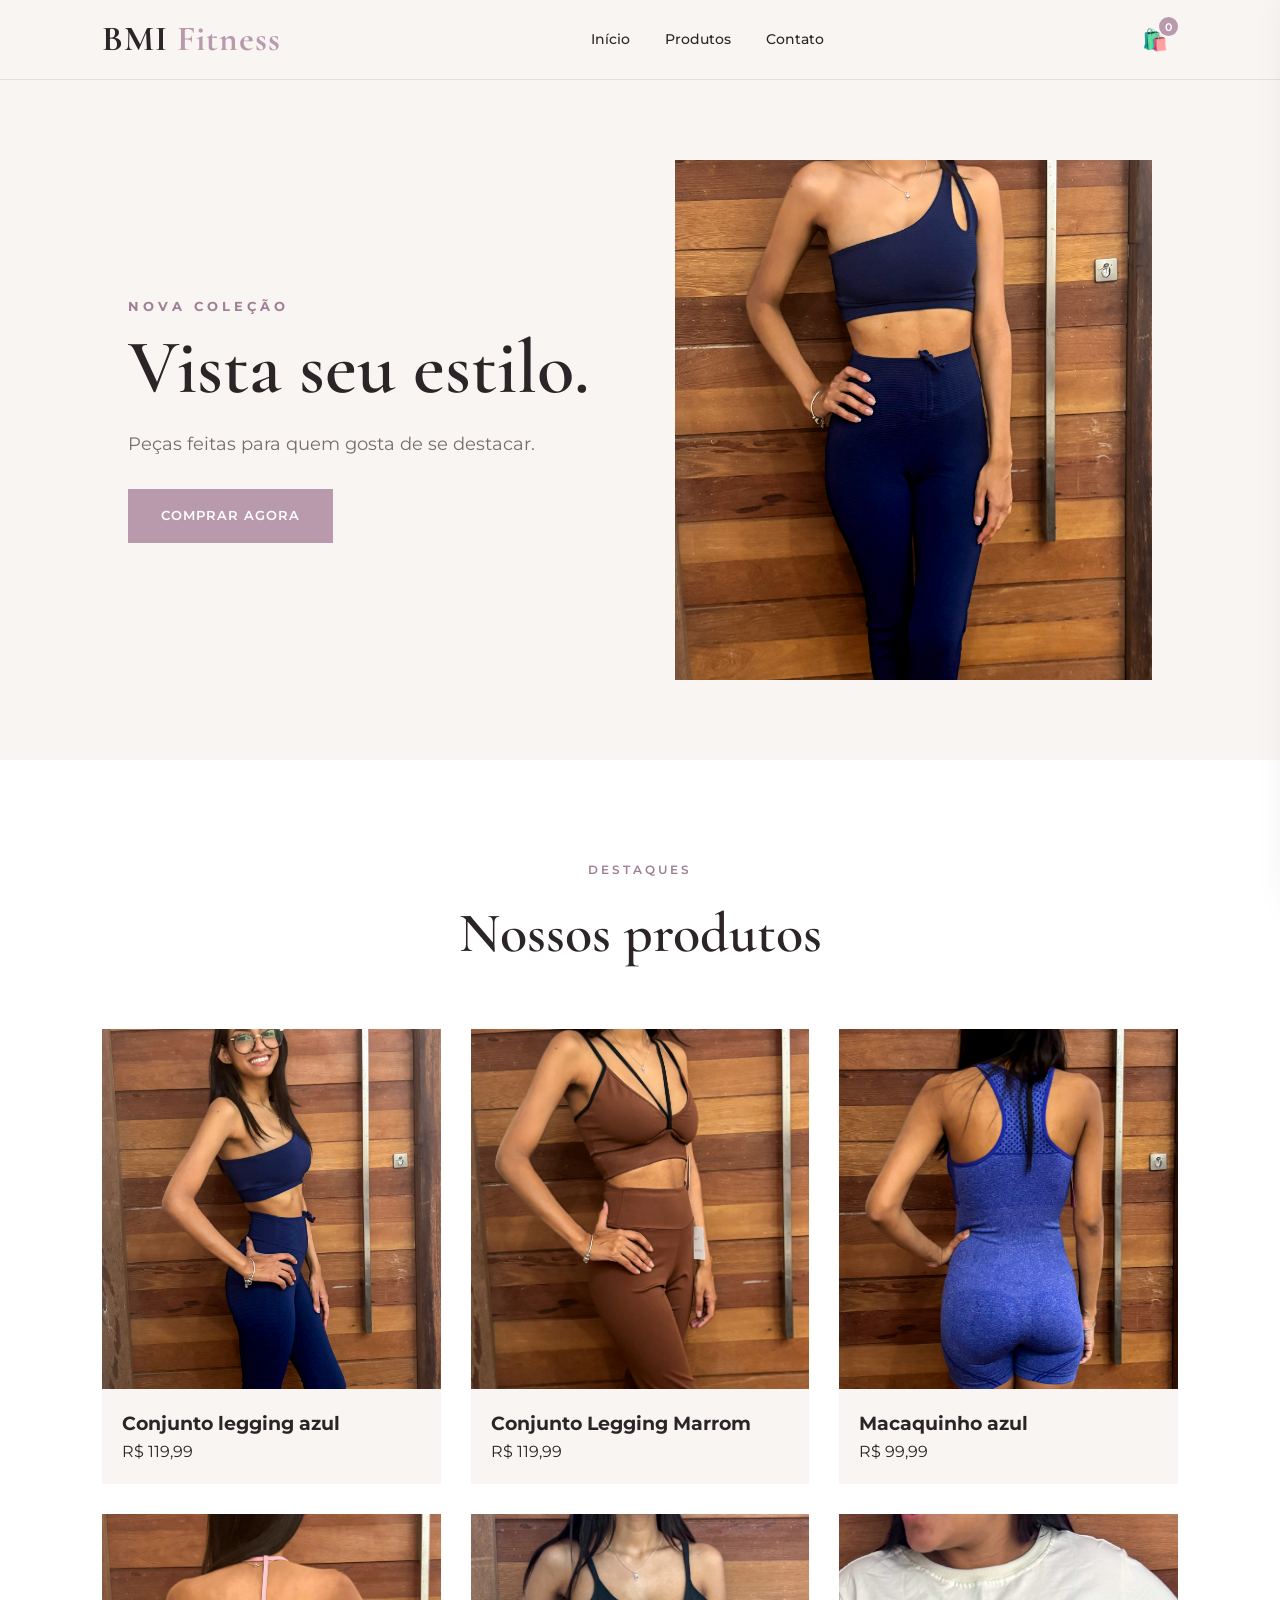
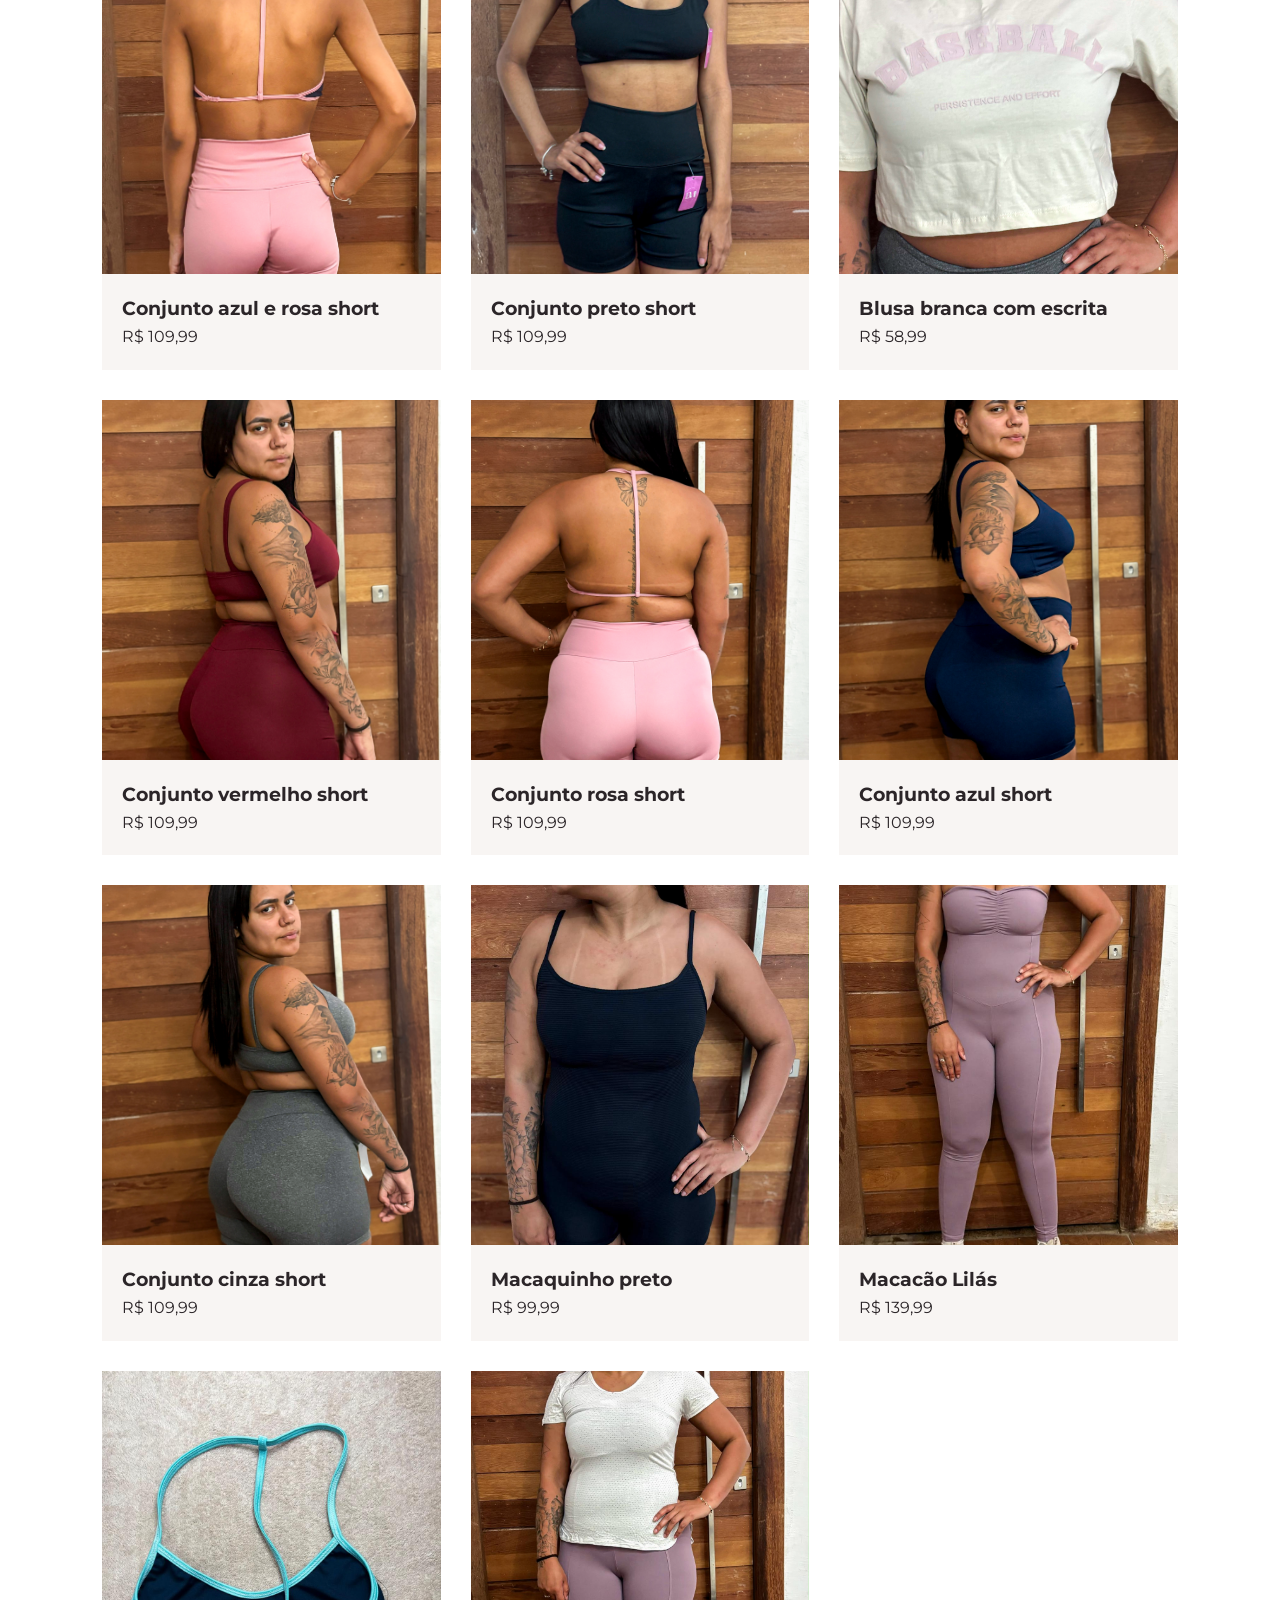
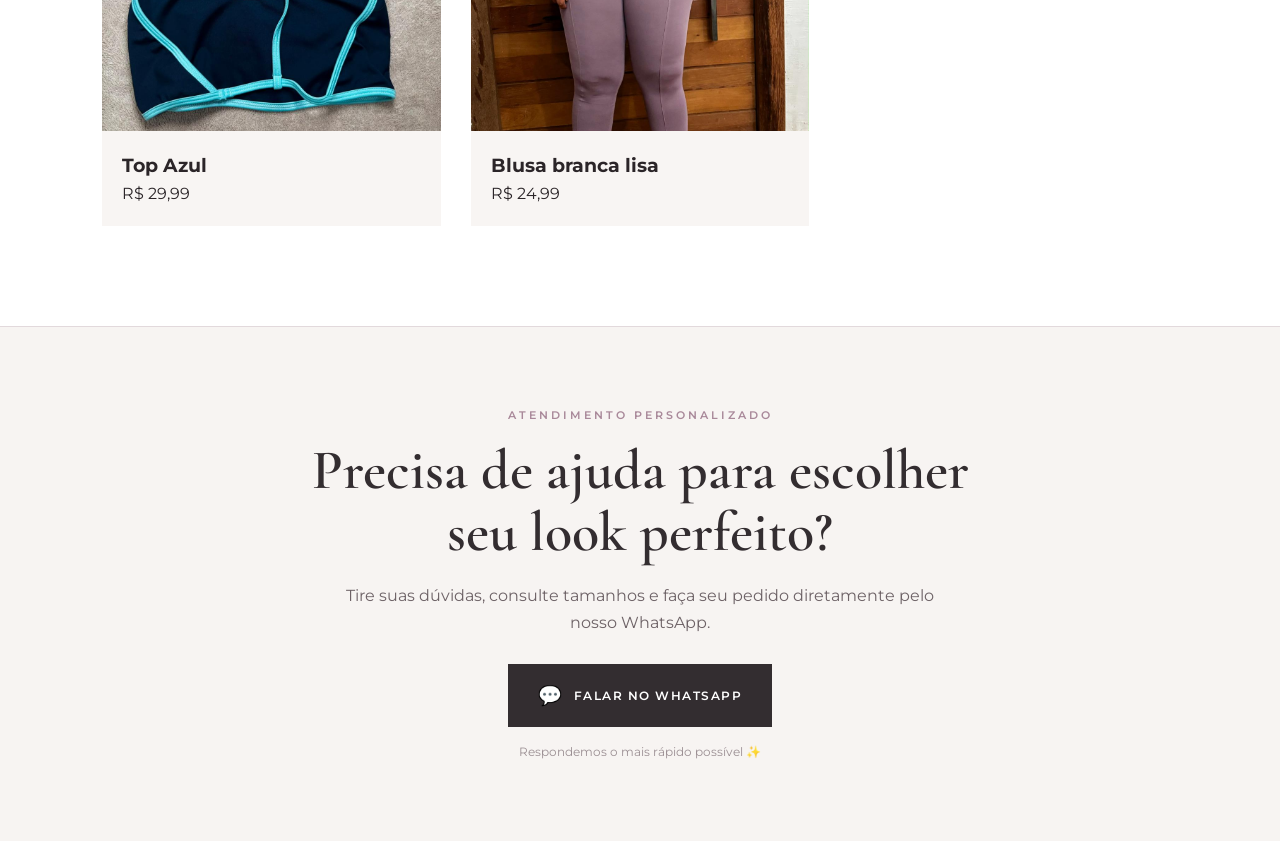
<file: index.html>
<!doctype html>
<html lang="pt-br">
    <head>
        <meta charset="utf-8" />
        <meta name="viewport" content="width=device-width, initial-scale=1" />
        <title>BMI Fitness</title>
        <link rel="stylesheet" href="./style.css" />
        <script type="module" src="./script.js"></script>

        <link rel="icon" type="image/x-icon" href="images/favicon/favicon.ico">

        <link rel="preconnect" href="https://fonts.googleapis.com" />

        <link rel="preconnect" href="https://fonts.gstatic.com" crossorigin />

        <link
            href="https://fonts.googleapis.com/css2?family=Cormorant+Garamond:wght@500;600;700&family=Montserrat:wght@400;500;600;700&display=swap"
            rel="stylesheet"
        />
    </head>
    <body>
        <header class="header">

            <a href="#inicio" class="logo">
                BMI <span>Fitness</span>
            </a>


            <nav class="navbar">

                <a href="#inicio">Início</a>

                <a href="#produtos">Produtos</a>

                <a href="#contato">Contato</a>

            </nav>


            <button
                class="menu-button"
                id="menu-button"
                aria-label="Abrir menu"
            >
                ☰
            </button>
            

            <button id="cart-button" class="cart-button">

                🛍️

                <span id="cart-count">
                    0
                </span>

            </button>

        </header>

        <main>
            <section class="hero" id="inicio">

                <div class="hero-content">

                    <span>NOVA COLEÇÃO</span>

                    <h1>Vista seu estilo.</h1>

                    <p>
                        Peças feitas para quem gosta de se destacar.
                    </p>

                    <a href="#produtos" class="hero-button">
                        Comprar agora
                    </a>

                </div>


                <div class="hero-image">

                <img src="./images/conjuntoLeggingAzul/conLegA2.jpg">

                </div>

            </section>

            <section class="products" id="produtos">
                <div class="section-title">
                    <p>DESTAQUES</p>
                    <h2>Nossos produtos</h2>
                </div>

                <div class="products-grid" id="product-grid"></div>
            </section>
        </main>

          <div class="cart-overlay" id="cart-overlay"></div>

        <div class="cart-sidebar" id="cart-sidebar">
            <div class="cart-header">
                <h2>Seu carrinho</h2>

                <button id="close-cart">×</button>
            </div>

            <div class="cart-items" id="cart-items">
                <p>Seu carrinho está vazio.</p>
            </div>

            <div class="cart-footer">
                <h3>
                    Total:
                    <span id="cart-total">R$ 0,00</span>
                </h3>

                <button class="checkout-button">Finalizar compra</button>
            </div>
        </div>

        <section class="contact" id="contato">

            <div class="contact-content">

                <span class="contact-subtitle">
                    ATENDIMENTO PERSONALIZADO
                </span>

                <h2>
                    Precisa de ajuda para escolher<br>
                    seu look perfeito?
                </h2>

                <p>
                    Tire suas dúvidas, consulte tamanhos e faça seu pedido
                    diretamente pelo nosso WhatsApp.
                </p>

                <a
                    href="https://wa.me/5531998649461"
                    target="_blank"
                    class="whatsapp-button"
                >
                    <span class="whatsapp-icon">💬</span>

                    Falar no WhatsApp
                </a>

                <span class="contact-small">
                    Respondemos o mais rápido possível ✨
                </span>

            </div>

        </section>
    </body>
</html>
</file>
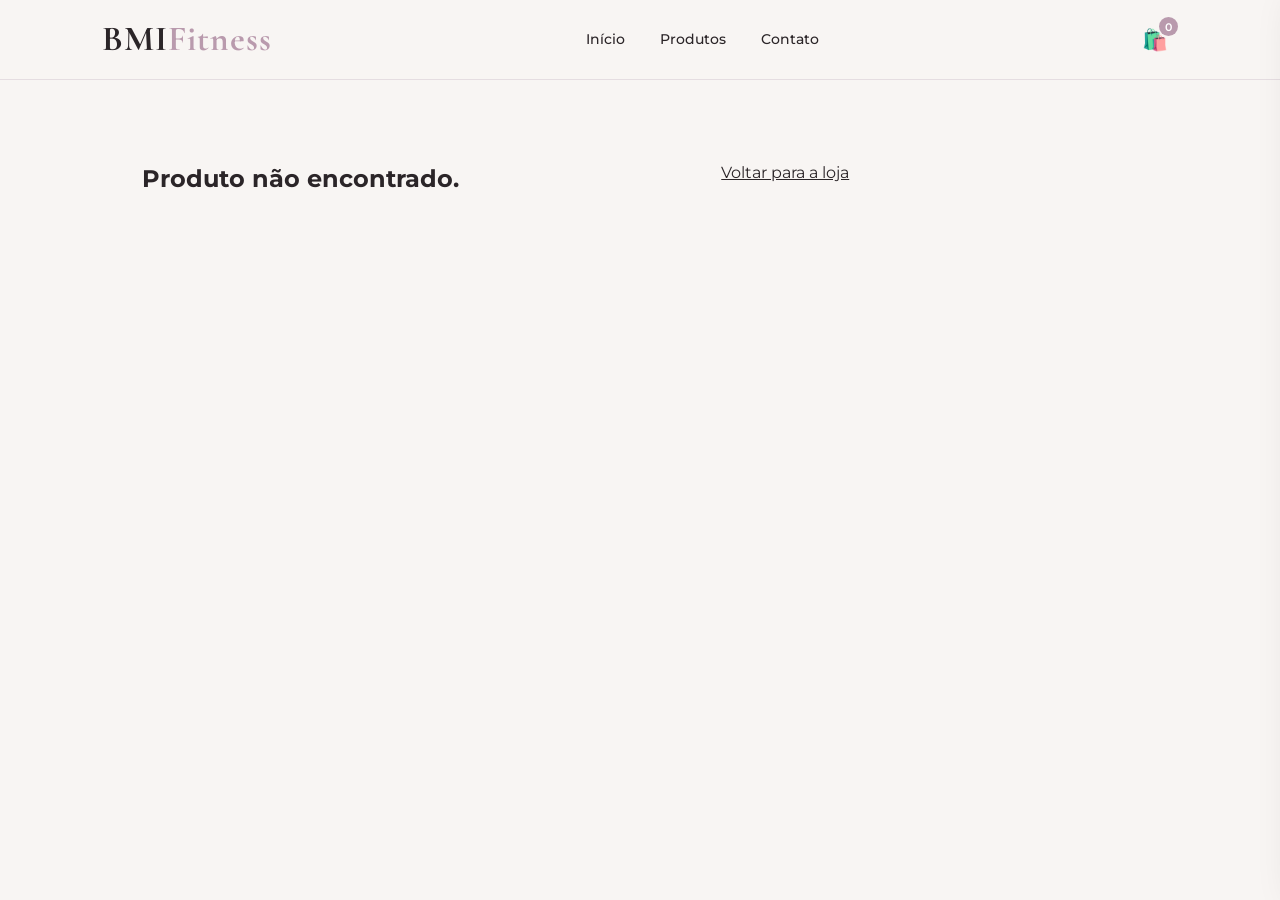
<file: produto.html>
<!DOCTYPE html>
<html lang="pt-BR">

<head>
    <meta charset="UTF-8">

    <meta name="viewport" content="width=device-width, initial-scale=1.0">

    <title>Produto | BMI Fitness</title>

    <link rel="stylesheet" href="style.css">
    <link rel="icon" type="image/x-icon" href="images/favicon/favicon.ico">

    <link rel="preconnect" href="https://fonts.googleapis.com">

    <link rel="preconnect" href="https://fonts.gstatic.com" crossorigin>

    <link
        href="https://fonts.googleapis.com/css2?family=Cormorant+Garamond:wght@500;600;700&family=Montserrat:wght@400;500;600;700&display=swap"
        rel="stylesheet"
    >

</head>

<body>

    <!-- HEADER -->

    <header class="header">

        <a href="index.html" class="logo">
            BMI<span>Fitness</span>
        </a>

        <nav class="navbar">

            <a href="index.html#inicio">
                Início
            </a>

            <a href="index.html#produtos">
                Produtos
            </a>

            <a href="index.html#contato">
                Contato
            </a>

        </nav>

        <button
            class="menu-button"
            id="menu-button"
            aria-label="Abrir menu"
        >
            ☰
        </button>

        <button id="cart-button" class="cart-button">

            🛍️

            <span id="cart-count">
                0
            </span>

        </button>

    </header>


    <!-- CONTEÚDO DO PRODUTO -->

    <main>

        <section class="product-page" id="product-page">

            <!-- JavaScript vai colocar o produto aqui -->

        </section>

    </main>


    <!-- CARRINHO LATERAL -->

    <div class="cart-overlay" id="cart-overlay"></div>
    
    <div class="cart-sidebar" id="cart-sidebar">

        <div class="cart-header">

            <h2>
                Seu carrinho
            </h2>

            <button id="close-cart">
                ×
            </button>

        </div>


        <div class="cart-items" id="cart-items">

            <p>
                Seu carrinho está vazio.
            </p>

        </div>


        <div class="cart-footer">

            <h3>

                Total:

                <span id="cart-total">
                    R$ 0,00
                </span>

            </h3>


            <button class="checkout-button">

                Finalizar compra

            </button>

        </div>

    </div>


    <script type="module" src="./script.js"></script>

</body>

</html>
</file>
<file: style.css>
/* =========================================
   GOOGLE FONTS
========================================= */

@import url('https://fonts.googleapis.com/css2?family=Cormorant+Garamond:wght@500;600;700&family=Montserrat:wght@400;500;600;700&display=swap');


/* =========================================
   VARIÁVEIS
========================================= */

:root {
    --primary: #b99aad;
    --primary-dark: #9f7f94;

    --background: #f8f5f3;
    --white: #ffffff;

    --text: #2b2528;
    --text-light: #766d72;

    --accent: #d8c4b7;

    --border: #e5dde1;

    --shadow: 0 10px 30px rgba(43, 37, 40, 0.08);
}


/* =========================================
   RESET
========================================= */

* {
    margin: 0;
    padding: 0;

    box-sizing: border-box;
}


html {
    scroll-behavior: smooth;
}


body {
    font-family: "Montserrat", sans-serif;

    background-color: var(--background);

    color: var(--text);

    line-height: 1.6;
}


img {
    max-width: 100%;

    display: block;
}


button,
input,
textarea {
    font-family: inherit;
}


button {
    cursor: pointer;
}


a {
    color: inherit;
}


/* =========================================
   HEADER
========================================= */

.header {
    width: 100%;
    height: 80px;

    padding: 0 8%;

    display: flex;
    align-items: center;
    justify-content: space-between;

    background-color: var(--background);

    border-bottom: 1px solid var(--border);

    position: sticky;
    top: 0;

    z-index: 1000;
}


/* =========================================
   LOGO
========================================= */

.logo {
    font-family: "Cormorant Garamond", serif;

    font-size: 2.2rem;
    font-weight: 700;

    color: var(--text);

    text-decoration: none;

    letter-spacing: 1px;
}


.logo span {
    color: var(--primary);
}


/* =========================================
   MENU
========================================= */

.navbar {
    display: flex;
    align-items: center;

    gap: 35px;
}


.navbar a {
    position: relative;

    color: var(--text);

    text-decoration: none;

    font-size: 0.9rem;

    font-weight: 500;

    transition: color 0.3s ease;
}


.navbar a::after {
    content: "";

    position: absolute;

    width: 0;
    height: 1px;

    left: 0;
    bottom: -6px;

    background-color: var(--primary);

    transition: width 0.3s ease;
}


.navbar a:hover {
    color: var(--primary-dark);
}


.navbar a:hover::after {
    width: 100%;
}


/* =========================================
   BOTÃO DO CARRINHO
========================================= */

.cart-button {
    position: relative;

    width: 45px;
    height: 45px;

    display: flex;
    align-items: center;
    justify-content: center;

    border: none;

    background: transparent;

    font-size: 1.3rem;

    transition: transform 0.3s ease;
}


.cart-button:hover {
    transform: scale(1.08);
}


#cart-count {
    position: absolute;

    top: 0;
    right: 0;

    width: 19px;
    height: 19px;

    display: flex;
    align-items: center;
    justify-content: center;

    background-color: var(--primary);

    color: var(--white);

    border-radius: 50%;

    font-size: 0.7rem;

    font-weight: 600;
}


/* =========================================
   HERO / BANNER
========================================= */

.hero {
    min-height: 620px;

    padding: 80px 10%;

    display: grid;

    grid-template-columns: 1fr 1fr;

    align-items: center;

    gap: 70px;

    background-color: var(--background);
}


.hero-content {
    max-width: 600px;
}


.hero-content span {
    display: block;

    margin-bottom: 15px;

    color: var(--primary-dark);

    font-size: 0.8rem;

    font-weight: 700;

    letter-spacing: 4px;

    text-transform: uppercase;
}


.hero h1 {
    font-family: "Cormorant Garamond", serif;

    font-size: clamp(3.5rem, 6vw, 6rem);

    font-weight: 600;

    line-height: 0.95;

    margin-bottom: 25px;

    color: var(--text);
}


.hero p {
    max-width: 500px;

    margin-bottom: 30px;

    font-size: 1.1rem;

    color: var(--text-light);
}


/* =========================================
   BOTÃO HERO
========================================= */

.hero-button {
    display: inline-block;

    padding: 16px 32px;

    background-color: var(--primary);

    color: var(--white);

    text-decoration: none;

    font-size: 0.8rem;

    font-weight: 600;

    letter-spacing: 1px;

    text-transform: uppercase;

    border: 1px solid var(--primary);

    transition: all 0.3s ease;
}


.hero-button:hover {
    background-color: transparent;

    color: var(--primary-dark);

    transform: translateY(-3px);
}


/* =========================================
   IMAGEM HERO
========================================= */

.hero-image {
    width: 100%;

    height: 520px;

    overflow: hidden;

    background-color: var(--primary);
}


.hero-image img {
    width: 100%;
    height: 100%;

    object-fit: cover;
}


/* =========================================
   SEÇÃO DE PRODUTOS
========================================= */

.products,
.products-section {
    padding: 100px 8%;

    background-color: var(--white);
}


.products h2,
.products-section h2 {
    font-family: "Cormorant Garamond", serif;

    font-size: 3rem;

    font-weight: 600;

    text-align: center;

    margin-bottom: 10px;
}


.products-subtitle {
    text-align: center;

    color: var(--text-light);

    margin-bottom: 50px;
}


/* =========================================
   TÍTULO DAS SEÇÕES
========================================= */

.section-title {
    text-align: center;

    margin-bottom: 50px;
}


.section-title p {
    margin-bottom: 10px;

    color: var(--primary-dark);

    font-size: 0.75rem;

    font-weight: 600;

    letter-spacing: 3px;
}


.section-title h2 {
    font-family: "Cormorant Garamond", serif;

    font-size: 3.5rem;

    font-weight: 600;

    color: var(--text);
}


/* =========================================
   GRID DE PRODUTOS
========================================= */

.products-grid,
.products-container {
    max-width: 1300px;

    margin: 0 auto;

    display: grid;

    grid-template-columns:
        repeat(auto-fit, minmax(250px, 1fr));

    gap: 30px;
}


/* =========================================
   CARD DE PRODUTO
========================================= */

.product-card {
    background-color: var(--background);

    overflow: hidden;

    transition: transform 0.3s ease,
                box-shadow 0.3s ease;
}


.product-card:hover {
    transform: translateY(-8px);

    box-shadow: var(--shadow);
}


/* =========================================
   IMAGEM DO PRODUTO
========================================= */

.product-card img {
    width: 100%;

    height: 360px;

    object-fit: cover;

    transition: transform 0.5s ease;
}


.product-card:hover img {
    transform: scale(1.04);
}


/* =========================================
   INFORMAÇÕES DO PRODUTO
========================================= */

.product-info {
    padding: 20px;
}


.product-name {
    font-size: 1rem;

    font-weight: 600;

    margin-bottom: 8px;
}


.product-price {
    color: var(--primary-dark);

    font-weight: 700;

    margin-bottom: 15px;
}


/* =========================================
   BOTÕES DOS PRODUTOS
========================================= */

.product-card button,
.add-to-cart {
    width: 100%;

    padding: 13px;

    border: 1px solid var(--text);

    background-color: transparent;

    color: var(--text);

    font-size: 0.8rem;

    font-weight: 600;

    letter-spacing: 1px;

    text-transform: uppercase;

    transition: all 0.3s ease;
}


.product-card button:hover,
.add-to-cart:hover {
    background-color: var(--text);

    color: var(--white);
}


/* =========================================
   CONTATO / WHATSAPP
========================================= */

.contact {
    background: #f7f4f2;

    padding: 80px 8%;

    border-top: 1px solid #e2d9dc;
}


.contact::before,
.contact::after {
    display: none;
}


.contact-content {
    max-width: 900px;

    margin: 0 auto;

    text-align: center;

    display: flex;

    flex-direction: column;

    align-items: center;
}


.contact-subtitle {
    font-size: 0.7rem;

    font-weight: 600;

    letter-spacing: 3px;

    color: #a9899a;

    margin-bottom: 15px;
}


.contact-content h2 {
    font-family: "Cormorant Garamond", serif;

    font-size: 3.5rem;

    line-height: 1.1;

    font-weight: 600;

    color: #332d30;

    margin-bottom: 18px;
}


.contact-content p {
    max-width: 600px;

    font-size: 1rem;

    line-height: 1.7;

    color: #6d6266;

    margin-bottom: 28px;
}


/* BOTÃO WHATSAPP */

.whatsapp-button {
    display: inline-flex;

    align-items: center;

    gap: 10px;

    background: #332d30;

    color: #ffffff;

    padding: 16px 30px;

    text-decoration: none;

    font-family: "Montserrat", sans-serif;

    font-size: 0.75rem;

    font-weight: 600;

    text-transform: uppercase;

    letter-spacing: 1.5px;

    transition: 0.3s;
}


.whatsapp-button:hover {
    background: #b79cab;

    transform: translateY(-3px);
}


.whatsapp-icon {
    font-size: 1.2rem;
}


.contact-small {
    margin-top: 15px;

    font-size: 0.75rem;

    color: #9b8f93;
}


/* RESPONSIVO */

@media (max-width: 700px) {

    .contact {
        padding: 65px 6%;
    }


    .contact-content h2 {
        font-size: 2.8rem;
    }


    .contact-content p {
        font-size: 0.95rem;
    }
}


/* =========================================
   TEXTO CONTATO
========================================= */

.contact-info h2 {
    font-family: "Cormorant Garamond", serif;

    font-size: 3.5rem;

    font-weight: 600;

    color: var(--white);

    margin-bottom: 20px;
}


.contact-info p {
    margin-bottom: 15px;

    color: var(--white);

    opacity: 0.9;
}


/* =========================================
   FORMULÁRIO
========================================= */

.contact-form {
    display: flex;

    flex-direction: column;

    gap: 15px;

    background-color: var(--white);

    padding: 40px;
}


.contact-form input,
.contact-form textarea {
    width: 100%;

    padding: 15px;

    border: 1px solid var(--border);

    background-color: var(--background);

    outline: none;

    font-size: 0.9rem;

    transition: border 0.3s ease;
}


.contact-form input:focus,
.contact-form textarea:focus {
    border-color: var(--primary);
}


.contact-form textarea {
    min-height: 150px;

    resize: vertical;
}


.contact-form button {
    padding: 15px;

    border: none;

    background-color: var(--text);

    color: var(--white);

    font-size: 0.8rem;

    font-weight: 600;

    letter-spacing: 1px;

    text-transform: uppercase;

    transition: background-color 0.3s ease;
}


.contact-form button:hover {
    background-color: var(--primary-dark);
}


/* =========================================
   FOOTER
========================================= */

footer {
    padding: 35px 8%;

    background-color: var(--text);

    color: var(--white);

    text-align: center;
}


footer p {
    font-size: 0.8rem;

    opacity: 0.8;
}


/* =========================================
   CARRINHO
========================================= */

.cart-sidebar {
    position: fixed;
    top: 0;
    right: -450px;

    width: 420px;
    max-width: 100%;

    height: 100vh;

    background: #f7f4f2;

    z-index: 9999;

    display: flex;
    flex-direction: column;

    box-shadow: -10px 0 40px rgba(0, 0, 0, 0.15);

    transition: right 0.4s ease;
}


/* CARRINHO ABERTO */

.cart-sidebar.active {
    right: 0;
}


/* CABEÇALHO */

.cart-header {
    display: flex;

    justify-content: space-between;
    align-items: center;

    padding: 25px 30px;

    border-bottom: 1px solid #e2d9dc;
}


.cart-header h2 {
    margin: 0;

    font-family: "Cormorant Garamond", serif;

    font-size: 2.2rem;

    color: #332d30;
}


#close-cart {
    background: transparent;

    border: none;

    font-size: 2rem;

    cursor: pointer;

    color: #332d30;

    transition: 0.3s;
}


#close-cart:hover {
    color: #b79cab;

    transform: rotate(90deg);
}


/* ÁREA DOS PRODUTOS */

.cart-items {
    flex: 1;

    overflow-y: auto;

    padding: 20px 30px;
}


/* CARRINHO VAZIO */

.cart-items > p {
    text-align: center;

    margin-top: 50px;

    color: #8c8185;
}


/* ITEM */

.cart-item {
    display: flex;

    gap: 15px;

    padding: 15px 0;

    border-bottom: 1px solid #e2d9dc;

    align-items: flex-start;
}


.cart-item img {
    width: 80px;

    height: 100px;

    object-fit: cover;

    border-radius: 4px;
}


.cart-item-info {
    flex: 1;
}


.cart-item-info h4 {
    margin: 0 0 8px;

    font-size: 0.9rem;

    color: #332d30;
}


.cart-item-info p {
    margin: 5px 0;

    font-size: 0.85rem;

    color: #777;
}


.cart-product-size {
    font-size: 0.75rem !important;

    color: #a9899a !important;
}


/* CONTROLE DE QUANTIDADE */

.quantity-controls {
    display: flex;

    align-items: center;

    gap: 10px;

    margin-top: 12px;
}


.quantity-controls button {
    width: 28px;

    height: 28px;

    border: 1px solid #d8cdd1;

    background: transparent;

    cursor: pointer;

    transition: 0.2s;
}


.quantity-controls button:hover {
    background: #332d30;

    color: white;
}


/* REMOVER */

.remove-button {
    margin-top: 12px;

    padding: 0;

    border: none;

    background: transparent;

    color: #b79cab;

    font-size: 0.75rem;

    cursor: pointer;

    transition: 0.2s;
}


.remove-button:hover {
    color: #332d30;

    text-decoration: underline;
}


/* RODAPÉ */

.cart-footer {
    padding: 25px 30px 30px;

    border-top: 1px solid #e2d9dc;

    background: white;
}


.cart-footer h3 {
    display: flex;

    justify-content: space-between;

    margin-bottom: 20px;

    font-size: 1rem;

    color: #332d30;
}


.checkout-button {
    width: 100%;

    padding: 16px;

    border: none;

    background: #332d30;

    color: white;

    font-family: "Montserrat", sans-serif;

    font-size: 0.75rem;

    font-weight: 600;

    letter-spacing: 1.5px;

    text-transform: uppercase;

    cursor: pointer;

    transition: 0.3s;
}


.checkout-button:hover {
    background: #b79cab;

    transform: translateY(-2px);
}


/* MOBILE */

@media (max-width: 500px) {

    .cart-sidebar {
        width: 100%;
        right: -100%;
    }


    .cart-items {
        padding: 20px;
    }


    .cart-header {
        padding: 20px;
    }


    .cart-footer {
        padding: 20px;
    }

}

/* =========================================
   RESPONSIVIDADE
========================================= */

@media (max-width: 900px) {

    .header {
        padding: 0 5%;
    }


    .hero {
        grid-template-columns: 1fr;

        padding: 60px 8%;

        gap: 40px;
    }


    .hero-content {
        max-width: 100%;
    }


    .hero-image {
        height: 500px;
    }


    .contact-content {
        grid-template-columns: 1fr;

        gap: 50px;
    }


    .products-grid,
    .products-container {
        grid-template-columns:
            repeat(2, 1fr);
    }

}


/* =========================================
   CELULAR
========================================= */

@media (max-width: 600px) {

    .header {
        height: 70px;

        padding: 0 5%;
    }


    .logo {
        font-size: 1.8rem;
    }


    .navbar {
        gap: 15px;
    }


    .navbar a {
        font-size: 0.75rem;
    }


    .hero {
        min-height: auto;

        padding: 60px 6%;
    }


    .hero h1 {
        font-size: 3.5rem;
    }


    .hero-image {
        height: 420px;
    }


    .products,
    .products-section {
        padding: 70px 6%;
    }


    .products h2,
    .products-section h2 {
        font-size: 2.5rem;
    }


    .products-grid,
    .products-container {
        grid-template-columns: 1fr;

        gap: 25px;
    }


    .product-card img {
        height: 420px;
    }


    .contact {
        padding: 70px 6%;
    }


    .contact-info h2 {
        font-size: 3rem;
    }


    .contact-form {
        padding: 25px;
    }

}
/* =========================================
   PÁGINA INDIVIDUAL DO PRODUTO
========================================= */

.product-page {
    max-width: 1200px;

    margin: 0 auto;

    padding: 80px 8%;

    display: grid;

    grid-template-columns: 1.1fr 0.9fr;

    gap: 70px;

    align-items: start;
}


/* =========================================
   GALERIA DE IMAGENS
========================================= */

.product-gallery {
    display: flex;

    flex-direction: column;

    gap: 20px;
}


/* IMAGEM PRINCIPAL */

.main-image {
    width: 100%;

    background: #f3eff0;

    overflow: hidden;
}


.main-image img {
    width: 100%;

    height: 650px;

    object-fit: cover;

    display: block;

    transition: 0.4s;
}


/* MINIATURAS */

.thumbnail-images {
    display: flex;

    gap: 12px;

    flex-wrap: wrap;
}


.thumbnail {
    width: 90px;

    height: 110px;

    object-fit: cover;

    cursor: pointer;

    opacity: 0.7;

    transition: 0.3s;

    border: 2px solid transparent;
}


.thumbnail:hover {
    opacity: 1;

    border-color: #b79cab;
}


/* =========================================
   INFORMAÇÕES DO PRODUTO
========================================= */

.product-details {
    padding-top: 10px;
}


.product-details h1 {
    font-family: "Cormorant Garamond", serif;

    font-size: 3.5rem;

    font-weight: 600;

    line-height: 1.1;

    color: #332d30;

    margin-bottom: 15px;
}


/* PREÇO */

.product-page-price {
    font-size: 1.2rem;

    font-weight: 600;

    color: #8f6f7f;

    margin-bottom: 30px;
}


/* DESCRIÇÃO */

.product-description {
    font-size: 0.95rem;

    line-height: 1.8;

    color: #6d6266;

    padding-bottom: 30px;

    border-bottom: 1px solid #e2d9dc;

    margin-bottom: 30px;
}


/* =========================================
   TAMANHOS
========================================= */

.size-selection h3 {
    font-size: 0.85rem;

    text-transform: uppercase;

    letter-spacing: 1px;

    color: #332d30;

    margin-bottom: 15px;
}


.sizes {
    display: flex;

    gap: 10px;

    flex-wrap: wrap;

    margin-bottom: 30px;
}


.size-button {
    width: 48px;

    height: 42px;

    background: transparent;

    border: 1px solid #cfc4c8;

    color: #332d30;

    font-family: "Montserrat", sans-serif;

    font-size: 0.8rem;

    cursor: pointer;

    transition: 0.3s;
}


.size-button:hover {
    border-color: #332d30;
}


.size-button.selected {
    background: #332d30;

    color: white;

    border-color: #332d30;
}


/* =========================================
   BOTÃO ADICIONAR AO CARRINHO
========================================= */

.add-product-page-button {
    width: 100%;

    padding: 18px;

    background: #332d30;

    border: none;

    color: white;

    font-family: "Montserrat", sans-serif;

    font-size: 0.75rem;

    font-weight: 600;

    text-transform: uppercase;

    letter-spacing: 1.5px;

    cursor: pointer;

    transition: 0.3s;
}


.add-product-page-button:hover {
    background: #b79cab;

    transform: translateY(-2px);
}


/* =========================================
   RESPONSIVO - PÁGINA DO PRODUTO
========================================= */

@media (max-width: 900px) {

    .product-page {
        grid-template-columns: 1fr;

        gap: 40px;

        padding: 50px 6%;
    }


    .main-image img {
        height: 550px;
    }


    .product-details h1 {
        font-size: 3rem;
    }

}


@media (max-width: 600px) {

    .product-page {
        padding: 40px 5%;
    }


    .main-image img {
        height: 450px;
    }


    .thumbnail {
        width: 70px;

        height: 85px;
    }


    .product-details h1 {
        font-size: 2.5rem;
    }

}

/* =========================================
   OVERLAY DO CARRINHO
========================================= */

.cart-overlay {
    position: fixed;

    inset: 0;

    background: rgba(0, 0, 0, 0.35);

    opacity: 0;

    visibility: hidden;

    transition: 0.3s;

    z-index: 9998;
}


.cart-overlay.active {
    opacity: 1;

    visibility: visible;
}

/* =========================================
   MENU MOBILE
========================================= */

.menu-button {
    display: none;

    background: transparent;

    border: none;

    font-size: 1.8rem;

    color: #332d30;

    cursor: pointer;

    padding: 5px;

    line-height: 1;
}

@media (max-width: 768px) {

    .header {
        padding: 20px 6%;

        position: relative;
    }


    /* ESCONDER MENU NORMAL */

    .navbar {
        position: absolute;

        top: 100%;
        left: 0;

        width: 100%;

        background: #f7f4f2;

        display: flex;

        flex-direction: column;

        align-items: center;

        gap: 0;

        max-height: 0;

        overflow: hidden;

        transition: max-height 0.4s ease;

        border-top: 1px solid #e2d9dc;

        z-index: 1000;
    }


    /* MENU ABERTO */

    .navbar.active {
        max-height: 300px;
    }


    .navbar a {
        width: 100%;

        padding: 18px;

        text-align: center;

        border-bottom: 1px solid #e2d9dc;
    }


    /* MOSTRAR BOTÃO HAMBÚRGUER */

    .menu-button {
        display: block;
    }


    /* AJUSTAR POSIÇÃO */

    .cart-button {
        margin-left: 10px;
    }

}
</file>
